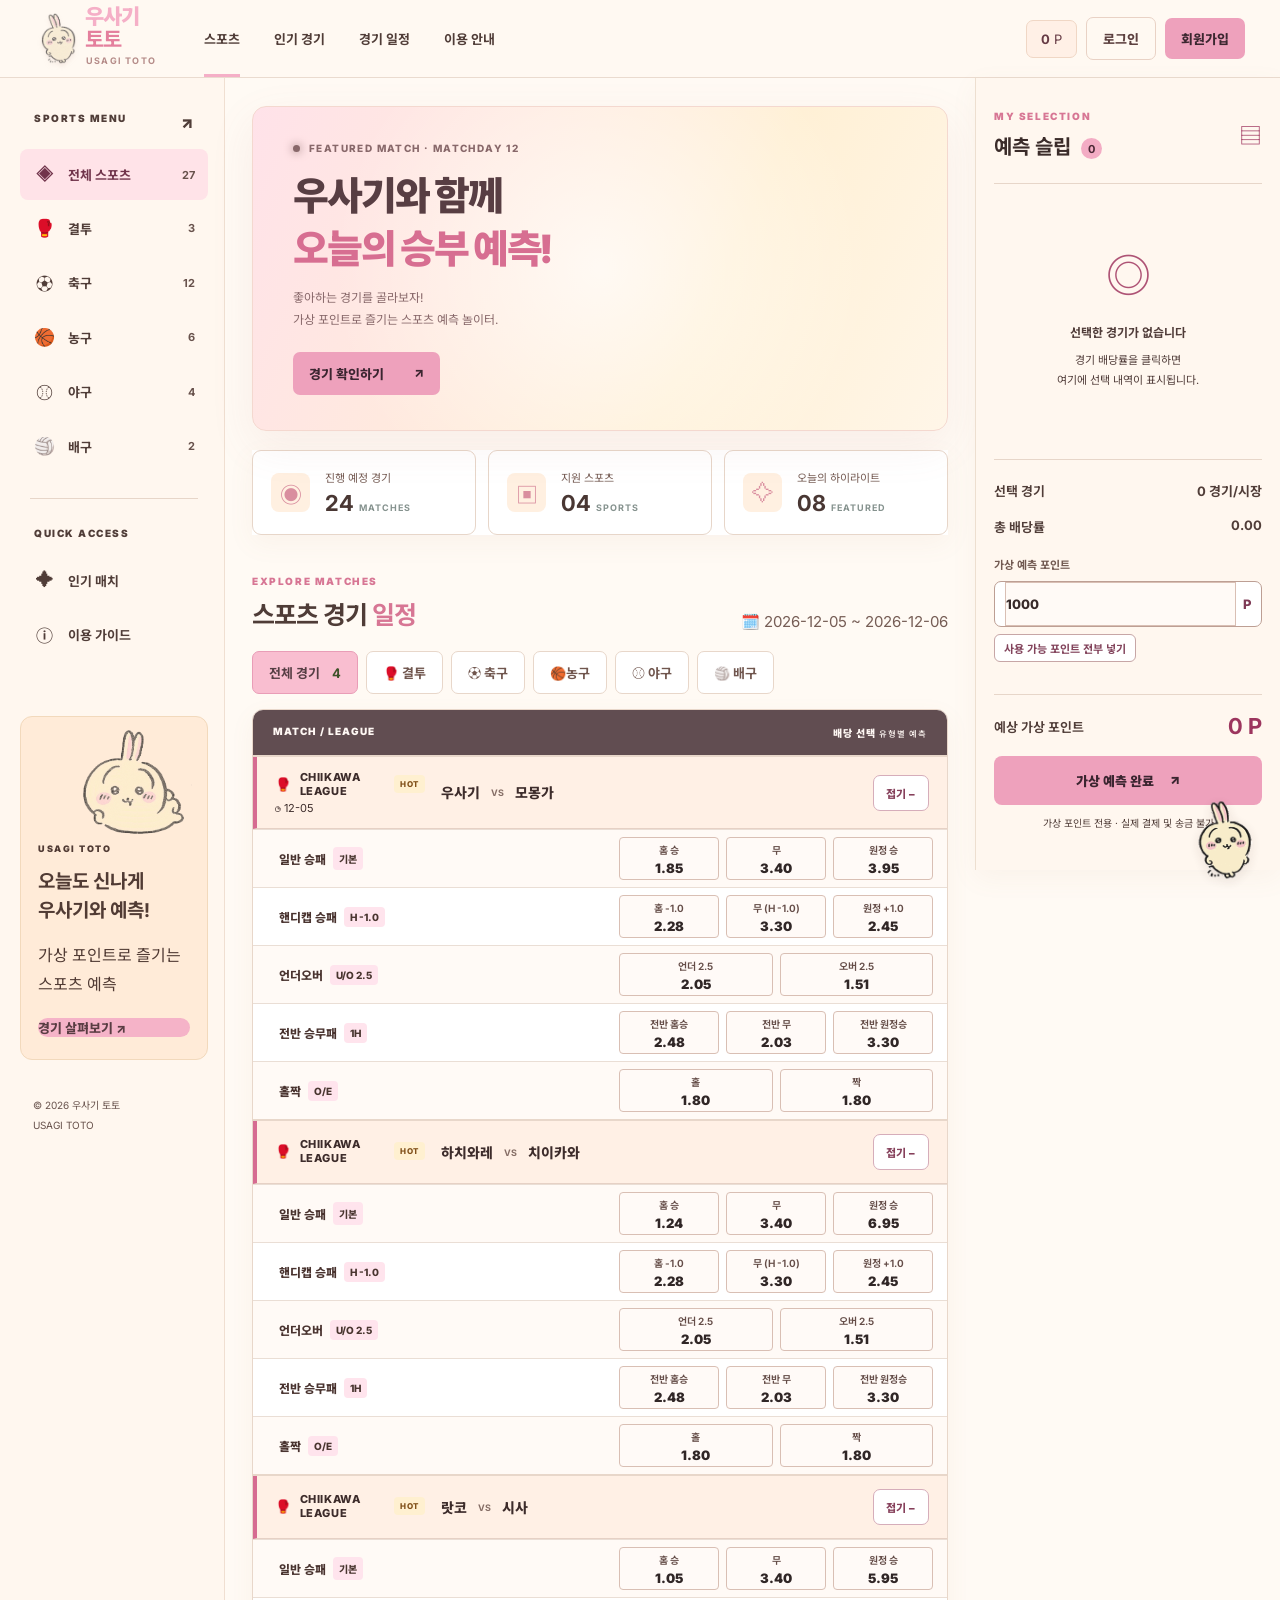
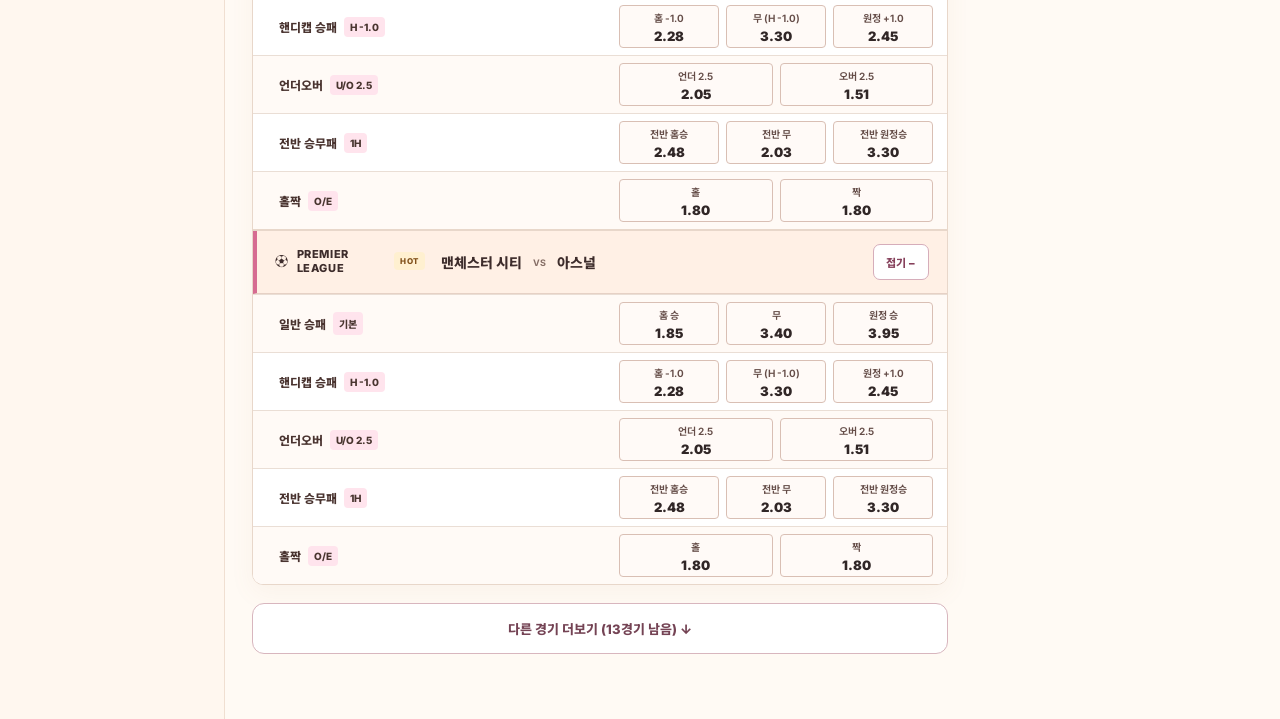
<file: index.html>
<!DOCTYPE html>
<html lang="ko">

<head>
  <meta charset="UTF-8" />
  <meta name="viewport" content="width=device-width, initial-scale=1.0" />
  <title>우사기 토토 | Sports Prediction</title>
  <link rel="preconnect" href="https://fonts.googleapis.com">
  <link rel="preconnect" href="https://fonts.gstatic.com" crossorigin>
  <link
    href="https://fonts.googleapis.com/css2?family=Inter:wght@400;500;600;700;800;900&family=Noto+Sans+KR:wght@400;500;600;700;800;900&display=swap"
    rel="stylesheet">
  <link rel="stylesheet" href="css/style.css" />
</head>

<body>
  <header class="header">
    <a href="index.html" class="logo"><img class="brand-mascot" src="assets/usagi_1.png" alt="우사기 캐릭터"> <span
        class="brand-name">우사기 <b>토토</b><small>USAGI TOTO</small></span></a>
    <nav class="nav">
      <a class="active" href="#matches">스포츠</a>
      <a href="#featured">인기 경기</a>
      <a href="#matches">경기 일정</a>
      <a href="#guide">이용 안내</a>
    </nav>
    <div class="header-actions">
      <span class="balance"><b id="balance-value">0</b> P</span>
      <a href="charge.html" class="account-action member-only" hidden>충전</a><a href="withdraw.html"
        class="account-action member-only" hidden>환급</a><a href="mypage.html" class="account-action member-only"
        hidden>마이페이지</a><a href="login.html" class="login guest-only">로그인</a><button id="logout-btn"
        class="account-action member-only" data-logout hidden>로그아웃</button>
      <a href="signup.html" class="signup guest-only">회원가입</a>
    </div>
  </header>
  <main class="layout">
    <aside class="sidebar">
      <div class="side-title">SPORTS MENU <span>↗</span></div>
      <a class="side-link selected" href="#matches"><span>◈</span> 전체 스포츠 <em>27</em></a>
      <a class="side-link" href="#matches"><span>🥊</span> 결투 <em>3</em></a>
      <a class="side-link" href="#matches"><span>⚽</span> 축구 <em>12</em></a>
      <a class="side-link" href="#matches"><span>🏀</span> 농구 <em>6</em></a>
      <a class="side-link" href="#matches"><span>⚾</span> 야구 <em>4</em></a>
      <a class="side-link" href="#matches"><span>🏐</span> 배구 <em>2</em></a>
      <div class="side-separator"></div>
      <div class="side-title">QUICK ACCESS</div>
      <a class="side-link" href="#featured"><span>✦</span> 인기 매치</a>
      <a class="side-link" href="#guide"><span>ⓘ</span> 이용 가이드</a>
      <div class="side-promo"><img class="side-usagi" src="assets/usagi_4.png" alt="우사기"><span>USAGI TOTO</span>
        <h3>오늘도 신나게<br>우사기와 예측!</h3>
        <p style="font-size: 16px;">가상 포인트로 즐기는 스포츠 예측</p><a href="#matches">경기 살펴보기 ↗</a>
      </div>
      <p class="side-foot">© 2026 우사기 토토<br>USAGI TOTO</p>
    </aside>
    <section class="content">
      <div class="hero" id="featured">
        <div class="hero-content">
          <div class="eyebrow"><span class="live-dot"></span> FEATURED MATCH · MATCHDAY 12</div>
          <h1>우사기와 함께<br><em>오늘의 승부 예측!</em></h1>
          <p>좋아하는 경기를 골라보자!<br>가상 포인트로 즐기는 스포츠 예측 놀이터.</p><a class="hero-cta" href="#matches">경기 확인하기 <span>↗</span></a>
        </div>
        <div class="hero-art">
          <video class="hero-usagi" autoplay loop src="assets/usagi_dance.mov">
        </div>
      </div>
      <div class="stats">
        <div><span class="stat-icon">◉</span>
          <div><small>진행 예정 경기</small><strong>24 <span>MATCHES</span></strong></div>
        </div>
        <div><span class="stat-icon">▣</span>
          <div><small>지원 스포츠</small><strong>04 <span>SPORTS</span></strong></div>
        </div>
        <div><span class="stat-icon">✧</span>
          <div><small>오늘의 하이라이트</small><strong>08 <span>FEATURED</span></strong></div>
        </div>
      </div>
      <div class="section-heading" id="matches">
        <div><span class="section-kicker">EXPLORE MATCHES</span>
          <h2>스포츠 경기 <span>일정</span></h2>
        </div>
        <div class="date-label" style="font-size: 15px;"></div>
      </div>
      <div class="filters">
        <button class="filter active" data-sport="all">전체 경기 <span id="visible-count">6</span></button>
        <button class="filter" data-sport="fight">🥊 결투</button>
        <button class="filter" data-sport="soccer">⚽ 축구</button>
        <button class="filter" data-sport="basketball">🏀농구</button>
        <button class="filter" data-sport="baseball">⚾ 야구</button>
        <button class="filter" data-sport="volleyball">🏐 배구</button>
      </div>
      <div class="match-list">
        <div class="list-head">
          <span>MATCH / LEAGUE</span><span>배당 선택 <small>유형별 예측</small></span>
        </div>
        <article class="match" data-sport="fight">
          <div class="match-info">
            <div class="league">
              <span class="flag">🥊</span> CHIIKAWA LEAGUE <span class="match-tag">HOT</span>
            </div>
            <div class="teams">
              <span>우사기</span><b>VS</b><span>모몽가</span>
            </div>
            <div class="match-time"></div>
          </div>
          <div class="odds">
            <button data-pick="우사기 승" data-odd="1.85"><small>홈 승</small><b>1.85</b>
            </button>
            <button data-pick="무승부" data-odd="3.40"><small>무</small><b>3.40</b></button>
            <button data-pick="모몽가 승" data-odd="3.95"><small>원정 승</small><b>3.95</b></button>
          </div>
        </article>

        <article class="match" data-sport="fight">
          <div class="match-info">
            <div class="league">
              <span class="flag">🥊</span> CHIIKAWA LEAGUE <span class="match-tag">HOT</span>
            </div>
            <div class="teams">
              <span>하치와레</span><b>VS</b><span>치이카와</span>
            </div>
            <div class="match-time"></div>
          </div>
          <div class="odds">
            <button data-pick="하치와레 승" data-odd="1.24"><small>홈 승</small><b>1.24</b>
            </button>
            <button data-pick="무승부" data-odd="3.40"><small>무</small><b>3.40</b></button>
            <button data-pick="치이카와 승" data-odd="6.95"><small>원정 승</small><b>6.95</b></button>
          </div>
        </article>

        <article class="match" data-sport="fight">
          <div class="match-info">
            <div class="league">
              <span class="flag">🥊</span> CHIIKAWA LEAGUE <span class="match-tag">HOT</span>
            </div>
            <div class="teams">
              <span>랏코</span><b>VS</b><span>시사</span>
            </div>
            <div class="match-time"></div>
          </div>
          <div class="odds">
            <button data-pick="랏코 승" data-odd="1.05"><small>홈 승</small><b>1.05</b>
            </button>
            <button data-pick="무승부" data-odd="3.40"><small>무</small><b>3.40</b></button>
            <button data-pick="시사 승" data-odd="5.95"><small>원정 승</small><b>5.95</b></button>
          </div>
        </article>

        <article class="match" data-sport="soccer">
          <div class="match-info">
            <div class="league">
              <span class="flag">⚽</span> PREMIER LEAGUE <span class="match-tag">HOT</span>
            </div>
            <div class="teams">
              <span>맨체스터 시티</span><b>VS</b><span>아스널</span>
            </div>
            <div class="match-time"></div>
          </div>
          <div class="odds">
            <button data-pick="맨체스터 시티 승" data-odd="1.85"><small>홈 승</small><b>1.85</b>
            </button>
            <button data-pick="무승부" data-odd="3.40"><small>무</small><b>3.40</b></button>
            <button data-pick="아스널 승" data-odd="3.95"><small>원정 승</small><b>3.95</b></button>
          </div>
        </article>

        <article class="match" data-sport="soccer">
          <div class="match-info">
            <div class="league">
              <span class="flag">⚽</span> LA LIGA
            </div>
            <div class="teams">
              <span>레알 마드리드</span><b>VS</b><span>바르셀로나</span>
            </div>
            <div class="match-time"></div>
          </div>
          <div class="odds">
            <button data-pick="레알 마드리드 승" data-odd="2.10"><small>홈 승</small><b>2.10</b></button>
            <button data-pick="무승부" data-odd="3.25"><small>무</small><b>3.25</b></button>
            <button data-pick="바르셀로나 승" data-odd="3.10"><small>원정 승</small><b>3.10</b></button>
          </div>
        </article>

        <article class="match" data-sport="basketball">
          <div class="match-info">
            <div class="league"><span class="flag">🏀</span> NBA <span class="match-tag purple">POPULAR</span></div>
            <div class="teams"><span>LA 레이커스</span><b>VS</b><span>골든스테이트</span></div>
            <div class="match-time"></div>
          </div>
          <div class="odds two"><button data-pick="LA 레이커스 승" data-odd="1.92"><small>홈
                승</small><b>1.92</b></button><button data-pick="골든스테이트 승" data-odd="1.88"><small>원정
                승</small><b>1.88</b></button></div>
        </article>

        <article class="match" data-sport="soccer">
          <div class="match-info">
            <div class="league"><span class="flag">⚽</span> BUNDESLIGA</div>
            <div class="teams"><span>바이에른 뮌헨</span><b>VS</b><span>도르트문트</span></div>
            <div class="match-time"></div>
          </div>
          <div class="odds"><button data-pick="바이에른 뮌헨 승" data-odd="1.65"><small>홈 승</small><b>1.65</b></button><button
              data-pick="무승부" data-odd="3.80"><small>무</small><b>3.80</b></button><button data-pick="도르트문트 승"
              data-odd="4.60"><small>원정 승</small><b>4.60</b></button></div>
        </article>

        <article class="match" data-sport="baseball">
          <div class="match-info">
            <div class="league"><span class="flag">⚾</span> BASEBALL · EXHIBITION</div>
            <div class="teams"><span>블루 타이거즈</span><b>VS</b><span>레드 이글스</span></div>
            <div class="match-time"></div>
          </div>
          <div class="odds two"><button data-pick="블루 타이거즈 승" data-odd="1.76"><small>홈
                승</small><b>1.76</b></button><button data-pick="레드 이글스 승" data-odd="2.05"><small>원정
                승</small><b>2.05</b></button></div>
        </article>

        <article class="match" data-sport="volleyball">
          <div class="match-info">
            <div class="league"><span class="flag">🏐</span> VOLLEYBALL · EXHIBITION</div>
            <div class="teams"><span>서울 스파이크</span><b>VS</b><span>부산 웨이브</span></div>
            <div class="match-time"></div>
          </div>
          <div class="odds two"><button data-pick="서울 스파이크 승" data-odd="1.72"><small>홈
                승</small><b>1.72</b></button><button data-pick="부산 웨이브 승" data-odd="2.12"><small>원정
                승</small><b>2.12</b></button></div>
        </article>

      </div>
      <button id="more-matches" class="more-matches">다른 경기 더보기 ↓</button>
    </section>
    <aside class="slip">
      <div class="slip-heading">
        <div><span class="section-kicker">MY SELECTION</span>
          <h3>예측 슬립 <span id="pick-count">0</span></h3>
        </div><span class="slip-icon">▤</span>
      </div>
      <div id="pick-list" class="pick-list">
        <div class="empty-slip"><img class="slip-decor" src="assets/usagi_5.png" alt="">
          <div class="empty-icon">◎</div><strong>선택한 경기가 없습니다</strong>
          <p>경기 배당률을 클릭하면<br>여기에 선택 내역이 표시됩니다.</p>
        </div>
      </div>
      <div class="slip-bottom">
        <div class="slip-row"><span>선택 경기</span><b id="selection-count">0 경기</b></div>
        <div class="slip-row"><span>총 배당률</span><b id="total-odds">0.00</b></div><label for="stake">가상 예측 포인트</label>
        <div class="stake-input"><input id="stake" type="text" inputmode="numeric" pattern="[0-9]*" min="0"
            max="1000000" value="1000" /><span>P</span></div><button id="stake-all" class="fill-all" type="button">사용 가능
          포인트 전부 넣기</button>
        <div class="slip-row expected"><span>예상 가상 포인트</span><strong id="expected">0 P</strong></div><button
          id="submit-pick" class="submit-pick">가상 예측 완료 <span>↗</span></button>
        <p class="slip-note">가상 포인트 전용 · 실제 결제 및 송금 불가</p>
      </div>
    </aside>
  </main>

  <script src="js/common.js"></script>
  <script src="js/matches.js"></script>
  <script src="js/time.js"></script>
  <div class="usagi-float-widget" aria-hidden="true"><img src="assets/usagi_wave.gif" alt=""></div>
</body>
</html>
</file>
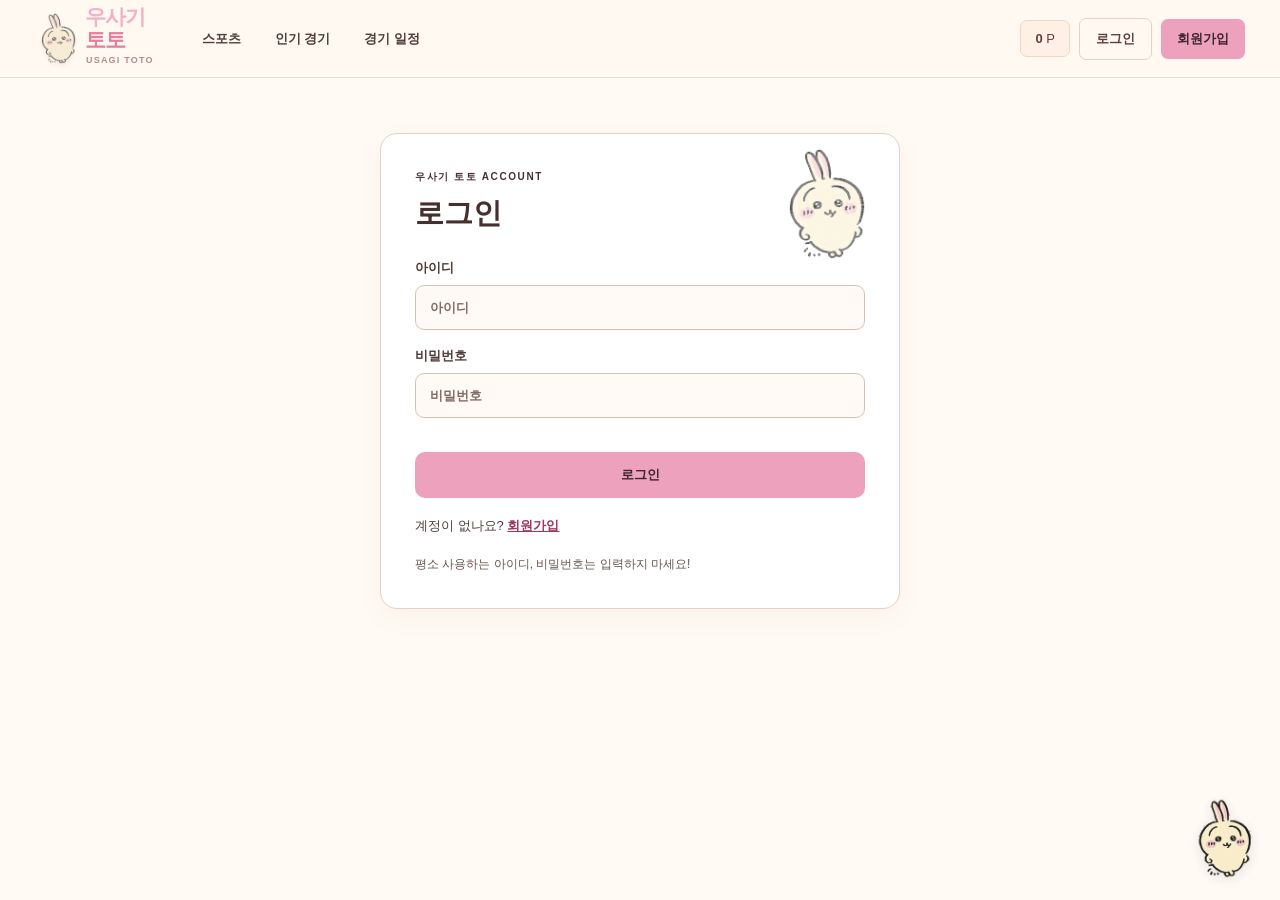
<file: charge.html>
<!DOCTYPE html>
<html lang="ko">

<head>
    <meta charset="UTF-8">
    <meta name="viewport" content="width=device-width,initial-scale=1">
    <title>가상 충전 | 우사기 토토</title>
    <link rel="stylesheet" href="css/style.css?v=5">
</head>

<body>
    <header class="header"><a href="index.html" class="logo"><img class="brand-mascot" src="assets/usagi_1.png"
                alt="우사기 캐릭터"> <span class="brand-name">우사기 <b>토토</b><small>USAGI TOTO</small></span></a>
        <nav class="nav"><a href="index.html#matches">스포츠</a><a href="index.html#featured">인기 경기</a><a
                href="index.html#matches">경기 일정</a></nav>
        <div class="header-actions"><span class="balance"><b id="balance-value">0</b> P</span><a
                class="account-action member-only" href="charge.html" hidden>충전</a><a class="account-action member-only"
                href="withdraw.html" hidden>환급</a><a class="account-action member-only" href="mypage.html"
                hidden>마이페이지</a><a class="login guest-only" href="login.html">로그인</a><a class="signup guest-only"
                href="signup.html">회원가입</a><button class="account-action member-only" data-logout hidden>로그아웃</button>
        </div>
    </header>
    <main class="subpage">
        <div class="page-panel"><img class="page-usagi" src="assets/usagi_3.png" alt="우사기"><span
                class="section-kicker">POINT WALLET</span>
            <h1>가상 포인트 충전</h1>
            <p class="demo-note">실제 결제 없이 브라우저에 가상 포인트만 추가됩니다.</p>
            <p class="wallet-balance">현재 잔액 <strong id="wallet-balance">0 P</strong></p>
            <form id="charge-form" class="page-form"><label>충전 포인트<input id="charge-amount" type="text"
                        inputmode="numeric" pattern="[0-9]*" min="1" max="1000000" step="1" value="10000"
                        required></label><button class="primary-action" type="submit">가상 충전하기</button></form>
            <p class="page-help"><a href="index.html">경기 목록으로 돌아가기</a></p>
        </div>
    </main>
    <script src="js/common.js"></script>
    <script src="js/charge.js"></script>
    <div class="usagi-float-widget" aria-hidden="true"><img src="assets/usagi_wave.gif" alt=""></div>
</body>

</html>
</file>
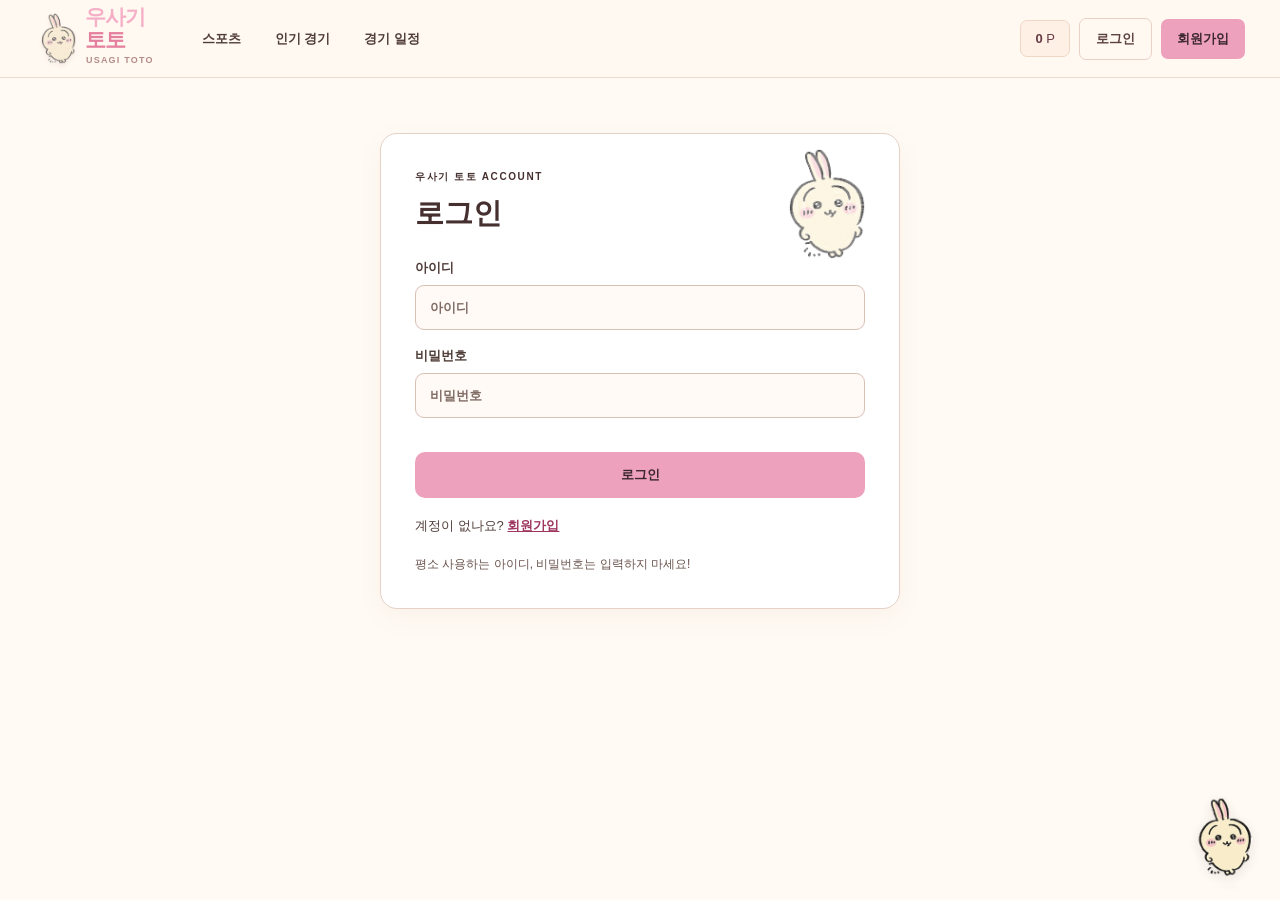
<file: login.html>
<!DOCTYPE html>
<html lang="ko">

<head>
    <meta charset="UTF-8">
    <meta name="viewport" content="width=device-width,initial-scale=1">
    <title>로그인 | 우사기 토토</title>
    <link rel="stylesheet" href="css/style.css?v=5">
</head>

<body>
    <header class="header"><a href="index.html" class="logo"><img class="brand-mascot" src="assets/usagi_1.png" alt="우사기 캐릭터">
        <span class="brand-name">우사기 <b>토토</b><small>USAGI TOTO</small></span></a>
        <nav class="nav"><a href="index.html#matches">스포츠</a><a href="index.html#featured">인기 경기</a><a
                href="index.html#matches">경기 일정</a></nav>
        <div class="header-actions"><span class="balance"><b id="balance-value">0</b> P</span><a
                class="account-action member-only" href="charge.html" hidden>충전</a><a class="account-action member-only"
                href="withdraw.html" hidden>환급</a><a class="account-action member-only" href="mypage.html"
                hidden>마이페이지</a><a class="login guest-only" href="login.html">로그인</a><a class="signup guest-only"
                href="signup.html">회원가입</a><button class="account-action member-only" data-logout hidden>로그아웃</button>
        </div>
    </header>
    <main class="subpage">
        <div class="page-panel"><img class="page-usagi" src="assets/usagi_1.png" alt="우사기"><span
                class="section-kicker">우사기 토토 ACCOUNT</span>
            <h1>로그인</h1>
            <form id="login-form" class="page-form">
                <label>아이디<input id="auth-id" required minlength="3" maxlength="24" autocomplete="username" placeholder="아이디"></label>
                <label>비밀번호<input id="auth-password" type="password" required minlength="4" autocomplete="current-password" placeholder="비밀번호"></label>
                <p id="auth-error" class="form-error" role="alert"></p>
                <button class="primary-action" type="submit">로그인</button>
            </form>
            <p class="page-help">계정이 없나요? <a href="signup.html">회원가입</a></p>
            <p class="demo-note">평소 사용하는 아이디, 비밀번호는 입력하지 마세요!</p>
        </div>
    </main>
    <script src="js/common.js"></script>
    <script src="js/login.js"></script>
    <div class="usagi-float-widget" aria-hidden="true"><img src="assets/usagi_wave.gif" alt=""></div>
</body>

</html>
</file>
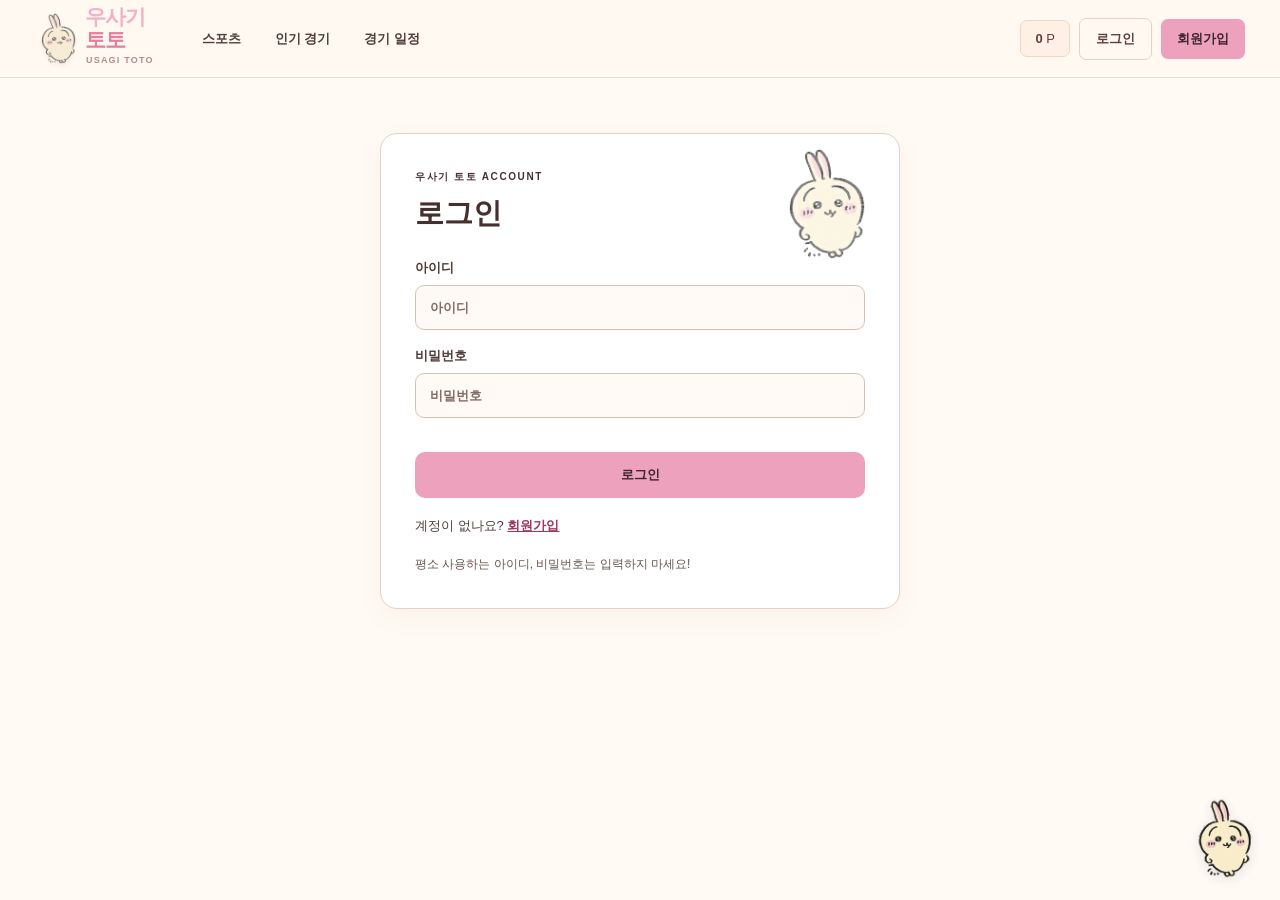
<file: mypage.html>
<!DOCTYPE html>
<html lang="ko">

<head>
    <meta charset="UTF-8">
    <meta name="viewport" content="width=device-width,initial-scale=1">
    <title>마이페이지 | 우사기 토토</title>
    <link rel="stylesheet" href="css/style.css?v=5">
</head>

<body>
    <header class="header"><a href="index.html" class="logo"><img class="brand-mascot" src="assets/usagi_1.png"
                alt="우사기 캐릭터"> <span class="brand-name">우사기 <b>토토</b><small>USAGI TOTO</small></span></a>
        <nav class="nav"><a href="index.html#matches">스포츠</a><a href="index.html#featured">인기 경기</a><a
                href="index.html#matches">경기 일정</a></nav>
        <div class="header-actions"><span class="balance"><b id="balance-value">0</b> P</span><a
                class="account-action member-only" href="charge.html" hidden>충전</a><a class="account-action member-only"
                href="withdraw.html" hidden>환급</a><a class="account-action member-only" href="mypage.html"
                hidden>마이페이지</a><a class="login guest-only" href="login.html">로그인</a><a class="signup guest-only"
                href="signup.html">회원가입</a><button class="account-action member-only" data-logout hidden>로그아웃</button>
        </div>
    </header>
    <main class="subpage">
        <div class="page-panel"><img class="page-usagi" src="assets/usagi_4.png" alt="우사기"><span
                class="section-kicker">MY ACCOUNT</span>
            <h1>마이페이지 <small id="mypage-name"></small></h1>
            <div class="account-stats">
                <div><small>총 구매 포인트</small><strong id="total-staked">0 P</strong></div>
                <div><small>총 적중 환급 포인트</small><strong id="total-returned">0 P</strong></div>
                <div><small>환급률</small><strong id="return-rate">0.0%</strong></div>
            </div>
            <div class="wallet-shortcuts"><a class="primary-action" href="charge.html">가상 충전</a><a
                    class="account-action" href="withdraw.html">가상 환급 신청</a></div>
            <h2>구매 / 적중 내역</h2>
            <div id="history-list" class="history-list"></div>
            <p class="demo-note">경기 결과는 자동 연동되지 않으며 적중 여부는 직접 선택합니다.</p>
            <p class="page-help"><a href="index.html">경기 목록으로 돌아가기</a></p>
        </div>
    </main>
    <script src="js/common.js"></script>
    <script src="js/mypage.js"></script>
    <div class="usagi-float-widget" aria-hidden="true"><img src="assets/usagi_wave.gif" alt=""></div>
</body>

</html>
</file>
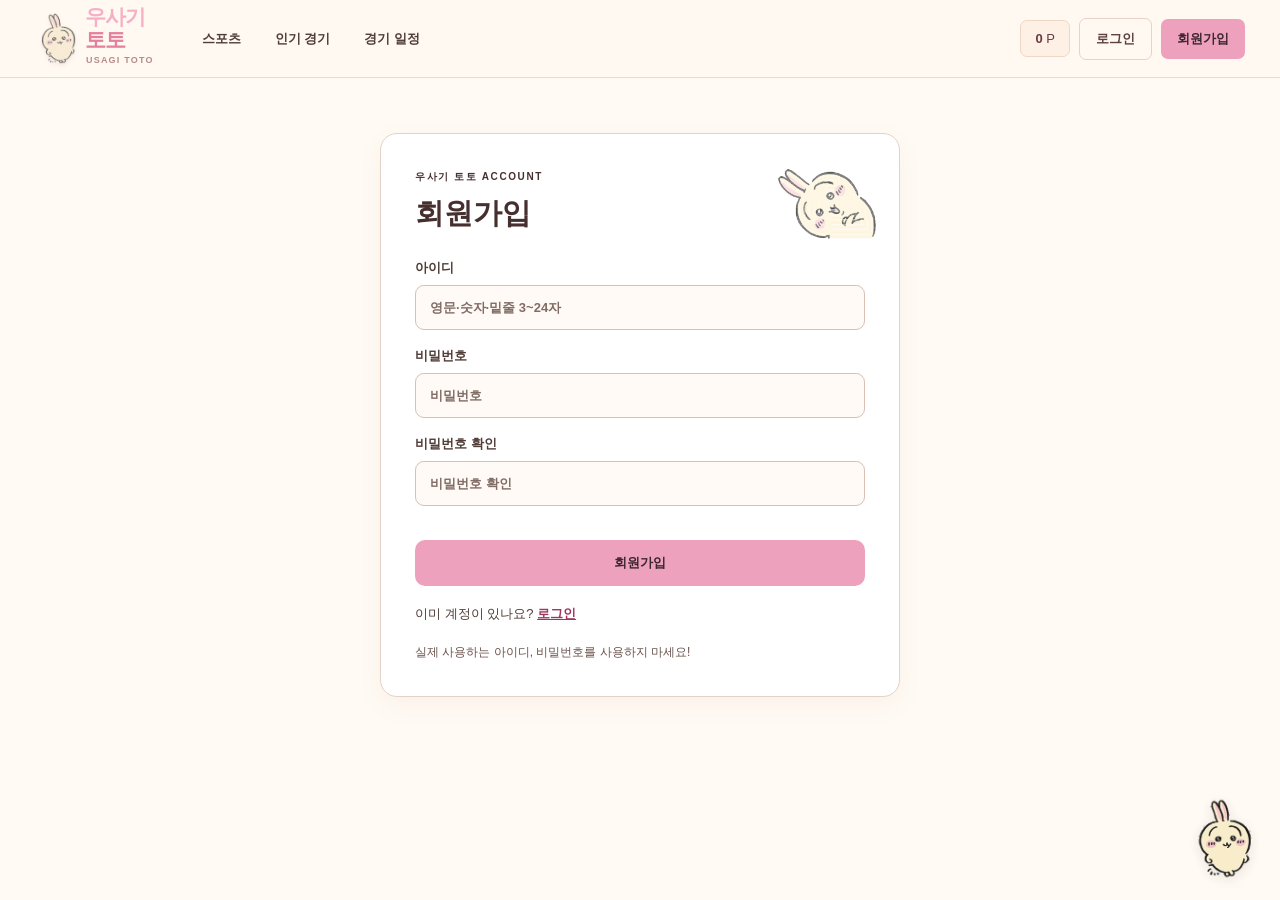
<file: signup.html>
<!DOCTYPE html>
<html lang="ko">

<head>
    <meta charset="UTF-8">
    <meta name="viewport" content="width=device-width,initial-scale=1">
    <title>회원가입 | 우사기 토토</title>
    <link rel="stylesheet" href="css/style.css?v=5">
</head>

<body>
    <header class="header"><a href="index.html" class="logo"><img class="brand-mascot" src="assets/usagi_1.png"
                alt="우사기 캐릭터"> <span class="brand-name">우사기 <b>토토</b><small>USAGI TOTO</small></span></a>
        <nav class="nav"><a href="index.html#matches">스포츠</a><a href="index.html#featured">인기 경기</a><a
                href="index.html#matches">경기 일정</a></nav>
        <div class="header-actions"><span class="balance"><b id="balance-value">0</b> P</span><a
                class="account-action member-only" href="charge.html" hidden>충전</a><a class="account-action member-only"
                href="withdraw.html" hidden>환급</a><a class="account-action member-only" href="mypage.html"
                hidden>마이페이지</a><a class="login guest-only" href="login.html">로그인</a><a class="signup guest-only"
                href="signup.html">회원가입</a><button class="account-action member-only" data-logout hidden>로그아웃</button>
        </div>
    </header>
    <main class="subpage">
        <div class="page-panel"><img class="page-usagi" src="assets/usagi_3.png" alt="우사기"><span
                class="section-kicker">우사기 토토 ACCOUNT</span>
            <h1>회원가입</h1>
            <form id="signup-form" class="page-form">
                <label>아이디<input id="auth-id" required minlength="3" maxlength="24"autocomplete="username" placeholder="영문·숫자·밑줄 3~24자"></label>
                <label>비밀번호<input id="auth-password" type="password" required minlength="4" placeholder="비밀번호"></label>
                <label>비밀번호 확인<input id="auth-confirm" type="password" required minlength="4" placeholder="비밀번호 확인"></label>
                <p id="auth-error" class="form-error" role="alert"></p>
                <button class="primary-action" type="submit">회원가입</button>
            </form>
            <p class="page-help">이미 계정이 있나요? <a href="login.html">로그인</a></p>
            <p class="demo-note">실제 사용하는 아이디, 비밀번호를 사용하지 마세요!</p>
        </div>
    </main>
    <script src="js/common.js"></script>
    <script src="js/signup.js"></script>
    <div class="usagi-float-widget" aria-hidden="true"><img src="assets/usagi_wave.gif" alt=""></div>
</body>

</html>
</file>
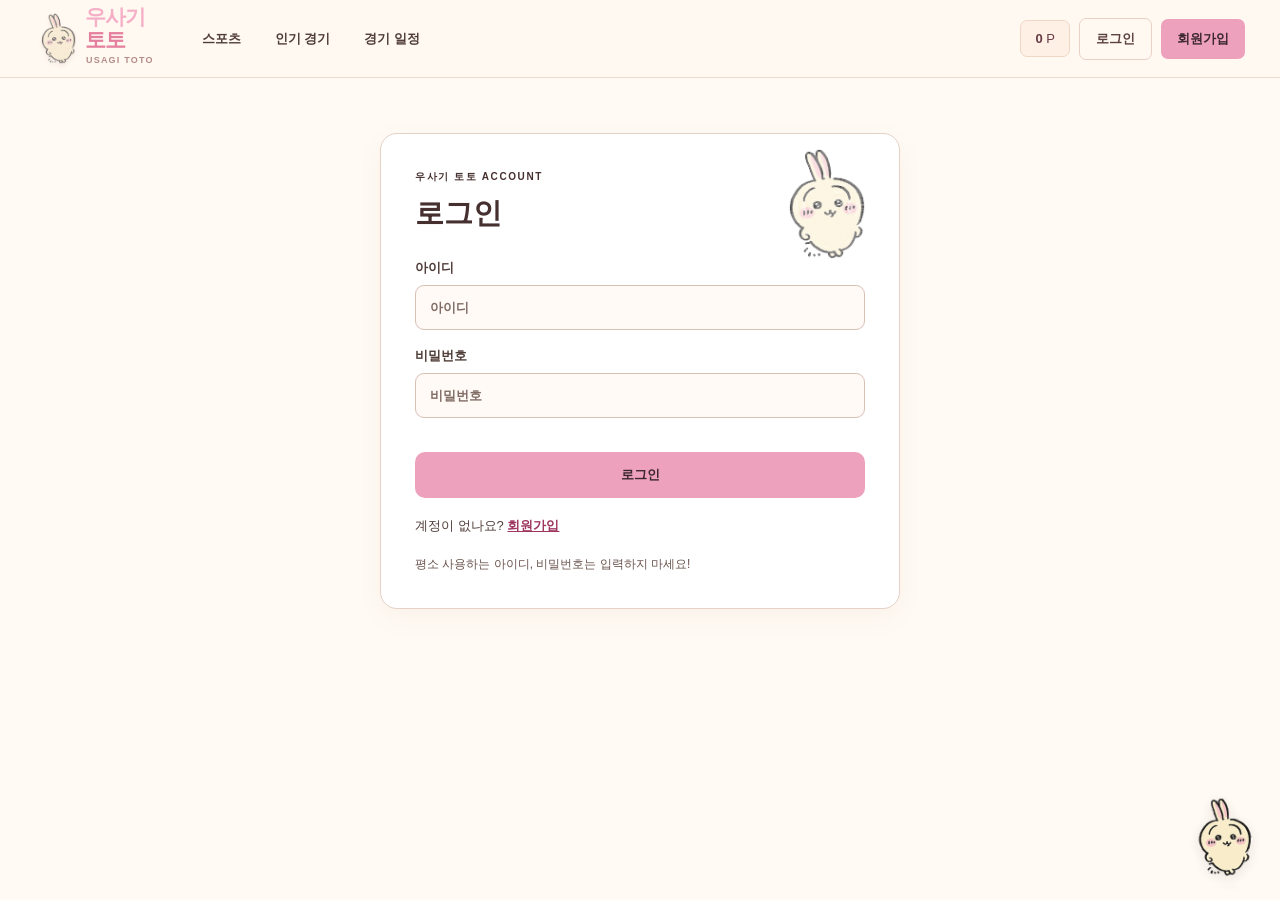
<file: withdraw.html>
<!DOCTYPE html>
<html lang="ko">

<head>
    <meta charset="UTF-8">
    <meta name="viewport" content="width=device-width,initial-scale=1">
    <title>가상 환급 | 우사기 토토</title>
    <link rel="stylesheet" href="css/style.css?v=5">
</head>

<body>
    <header class="header"><a href="index.html" class="logo"><img class="brand-mascot" src="assets/usagi_1.png"
                alt="우사기 캐릭터"> <span class="brand-name">우사기 <b>토토</b><small>USAGI TOTO</small></span></a>
        <nav class="nav"><a href="index.html#matches">스포츠</a><a href="index.html#featured">인기 경기</a><a
                href="index.html#matches">경기 일정</a></nav>
        <div class="header-actions"><span class="balance"><b id="balance-value">0</b> P</span><a
                class="account-action member-only" href="charge.html" hidden>충전</a><a class="account-action member-only"
                href="withdraw.html" hidden>환급</a><a class="account-action member-only" href="mypage.html"
                hidden>마이페이지</a><a class="login guest-only" href="login.html">로그인</a><a class="signup guest-only"
                href="signup.html">회원가입</a><button class="account-action member-only" data-logout hidden>로그아웃</button>
        </div>
    </header>
    <main class="subpage">
        <div class="page-panel"><img class="page-usagi" src="assets/usagi_5.png" alt="우사기"><span
                class="section-kicker">POINT WITHDRAWAL</span>
            <h1>가상 포인트 환급</h1>
            <p class="demo-note">실제 송금은 없으며 입력한 포인트만 잔액에서 차감됩니다.</p>
            <p class="wallet-balance">현재 잔액 <strong id="wallet-balance">0 P</strong></p>
            <form id="withdraw-form" class="page-form"><label>환급 포인트<input id="withdraw-amount" type="text"
                        inputmode="numeric" pattern="[0-9]*" min="1" max="1000000" step="1" value=""
                        required></label><button id="withdraw-all" class="fill-all" type="button">잔액 전부
                    넣기</button><button class="primary-action" type="submit">가상 환급하기</button></form>
            <p class="page-help"><a href="index.html">경기 목록으로 돌아가기</a></p>
        </div>
    </main>
    <script src="js/common.js"></script>
    <script src="js/withdraw.js"></script>
    <div class="usagi-float-widget" aria-hidden="true"><img src="assets/usagi_wave.gif" alt=""></div>
</body>

</html>
</file>
<file: css/style.css>
:root {
    --bg: #0a0e13;
    --panel: #111820;
    --panel2: #171f29;
    --line: #27313a;
    --muted: #83909f;
    --white: #f3f7f8;
    --green: #b7f34b;
    --green-dark: #293a1c
}

* {
    box-sizing: border-box
}

html {
    scroll-behavior: smooth
}

body {
    margin: 0;
    background: var(--bg);
    color: var(--white);
    font-family: Inter, 'Noto Sans KR', sans-serif;
    font-size: 13px
}

button,
input {
    font: inherit
}

button {
    cursor: pointer
}

a {
    text-decoration: none;
    color: inherit
}

.live-dot {
    display: inline-block;
    width: 7px;
    height: 7px;
    border-radius: 50%;
    background: currentColor;
    box-shadow: 0 0 10px currentColor
}

.header {
    height: 78px;
    border-bottom: 1px solid var(--line);
    display: flex;
    align-items: center;
    gap: 48px;
    padding: 0 35px;
    background: #0d1218
}

.logo {
    display: flex;
    align-items: center;
    gap: 7px;
    font-size: 23px;
    font-weight: 900;
    letter-spacing: -1.2px;
    white-space: nowrap
}

.logo>span:not(.logo-icon) {
    color: var(--green);
    margin-left: -7px
}

.logo small {
    align-self: flex-end;
    font-size: 8px;
    letter-spacing: 2px;
    color: var(--muted);
    margin-bottom: 6px;
    margin-left: 1px
}

.logo-icon {
    width: 32px;
    height: 32px;
    background: var(--green);
    color: #101610;
    border-radius: 7px;
    display: grid;
    place-items: center;
    font-size: 21px;
    position: relative
}

.logo-icon span {
    position: absolute;
    font-size: 12px;
    right: 1px;
    top: 0
}

.nav {
    display: flex;
    align-items: center;
    gap: 34px;
    height: 100%;
    color: #9aa6b2;
    font-weight: 700
}

.nav a {
    display: flex;
    align-items: center;
    height: 100%;
    position: relative
}

.nav a.active,
.nav a:hover {
    color: var(--white)
}

.nav a.active:after {
    content: "";
    position: absolute;
    bottom: 0;
    left: 0;
    right: 0;
    height: 3px;
    background: var(--green)
}

.header-actions {
    display: flex;
    align-items: center;
    gap: 12px;
    margin-left: auto
}

.balance {
    padding: 10px 14px;
    background: #1b2429;
    border: 1px solid #34412d;
    border-radius: 7px;
    color: var(--green);
    white-space: nowrap
}

.login,
.signup {
    border-radius: 7px;
    padding: 11px 16px;
    font-weight: 800
}

.login {
    color: #e4e9ed;
    border: 1px solid var(--line);
    background: transparent
}

.signup {
    background: var(--green);
    color: #101610;
    border: 0
}

.signup span {
    margin-left: 7px
}

.layout {
    display: grid;
    grid-template-columns: 225px minmax(0, 1fr) 305px;
    max-width: 1800px;
    margin: auto;
    min-height: calc(100vh - 108px)
}

.sidebar {
    border-right: 1px solid var(--line);
    padding: 34px 16px 24px 20px
}

.side-title {
    display: flex;
    justify-content: space-between;
    color: #647483;
    font-size: 10px;
    font-weight: 900;
    letter-spacing: 1.5px;
    margin: 0 14px 17px
}

.side-title span {
    font-size: 16px
}

.side-link {
    display: flex;
    align-items: center;
    gap: 13px;
    color: #a4b0bc;
    padding: 14px 13px;
    border-radius: 8px;
    font-weight: 700;
    margin-bottom: 4px
}

.side-link>span {
    font-size: 17px;
    width: 22px;
    text-align: center
}

.side-link em {
    font-size: 11px;
    font-style: normal;
    margin-left: auto;
    color: #788690
}

.side-link.selected,
.side-link:hover {
    background: #243320;
    color: var(--green)
}

.side-separator {
    height: 1px;
    background: var(--line);
    margin: 28px 10px
}

.side-promo {
    margin-top: 55px;
    padding: 22px 17px;
    background: linear-gradient(140deg, #283e1e, #15251d 60%, #141d20);
    border: 1px solid #38542c;
    border-radius: 12px;
    overflow: hidden
}

.side-promo>span {
    font-size: 9px;
    color: var(--green);
    font-weight: 900;
    letter-spacing: 1.5px
}

.side-promo h3 {
    font-size: 19px;
    line-height: 1.5;
    margin: 13px 0
}

.side-promo p {
    font-size: 11px;
    line-height: 1.8;
    color: #a2b2a0
}

.side-promo a {
    display: block;
    margin-top: 19px;
    color: var(--green);
    font-weight: 800
}

.side-foot {
    color: #53616b;
    font-size: 10px;
    line-height: 2;
    margin: 35px 13px
}

.content {
    padding: 28px 27px 55px;
    min-width: 0
}

.hero {
    min-height: 292px;
    border-radius: 14px;
    overflow: hidden;
    position: relative;
    background: radial-gradient(circle at 78% 42%, #365b27 0%, #1b3422 30%, #14221e 56%, #10191e 90%);
    border: 1px solid #304434
}

.hero:before {
    content: "";
    position: absolute;
    inset: 0;
    background: repeating-linear-gradient(120deg, transparent 0, transparent 55px, #ffffff05 56px, #ffffff05 57px);
    pointer-events: none
}

.hero-content {
    position: relative;
    z-index: 2;
    padding: 35px 40px
}

.eyebrow {
    font-size: 10px;
    letter-spacing: 1.4px;
    color: var(--green);
    font-weight: 800;
    display: flex;
    align-items: center;
    gap: 9px
}

.hero h1 {
    font-size: 39px;
    line-height: 1.35;
    letter-spacing: -2px;
    margin: 16px 0 12px;
    font-weight: 900
}

.hero h1 em {
    font-style: normal;
    color: var(--green)
}

.hero p {
    color: #aab9b1;
    font-size: 12px;
    line-height: 1.8
}

.hero-cta {
    display: inline-flex;
    gap: 30px;
    background: var(--green);
    color: #172014;
    border-radius: 7px;
    padding: 12px 16px;
    font-weight: 900;
    margin-top: 10px
}

.hero-art {
    position: absolute;
    right: 6%;
    top: 0;
    height: 100%;
    width: 42%;
    display: grid;
    place-items: center
}

.orbit {
    position: absolute;
    border: 1px solid #b7f34b40;
    border-radius: 50%;
    aspect-ratio: 1
}

.orbit-one {
    width: 250px
}

.orbit-two {
    width: 340px;
    border-style: dashed;
    transform: rotate(18deg)
}

.hero-ball {
    font-size: 135px;
    filter: drop-shadow(15px 20px 18px #0008);
    transform: rotate(-18deg)
}

.hero-stat {
    position: absolute;
    bottom: 36px;
    right: 0;
    font-size: 33px;
    font-weight: 900;
    color: #d9ff9d
}

.hero-stat span {
    font-size: 10px;
    display: block;
    letter-spacing: 4px;
    text-align: right
}

.hero-index {
    position: absolute;
    right: 23px;
    bottom: 17px;
    font-size: 11px;
    font-weight: 900
}

.hero-index span {
    color: #708578
}

.stats {
    display: grid;
    grid-template-columns: repeat(3, 1fr);
    gap: 12px;
    margin: 19px 0 37px
}

.stats>div {
    border: 1px solid var(--line);
    background: var(--panel);
    border-radius: 9px;
    display: flex;
    align-items: center;
    gap: 15px;
    padding: 18px
}

.stat-icon {
    color: var(--green);
    font-size: 22px;
    background: #24321f;
    width: 39px;
    height: 39px;
    display: grid;
    place-items: center;
    border-radius: 8px
}

.stats small {
    display: block;
    color: #8c9aa7;
    font-size: 11px;
    margin-bottom: 5px
}

.stats strong {
    font-size: 22px
}

.stats strong span {
    font-size: 9px;
    letter-spacing: 1px;
    color: #85928e
}

.section-heading {
    display: flex;
    justify-content: space-between;
    align-items: end;
    margin-bottom: 20px
}

.section-kicker {
    font-size: 10px;
    letter-spacing: 1.6px;
    color: var(--green);
    font-weight: 900
}

.section-heading h2 {
    font-size: 25px;
    letter-spacing: -1px;
    margin: 7px 0 0
}

.section-heading h2 span {
    color: var(--green)
}

.date-label {
    font-size: 11px;
    color: #9eacb7
}

.filters {
    display: flex;
    gap: 8px;
    flex-wrap: wrap;
    margin-bottom: 15px
}

.filter {
    border: 1px solid var(--line);
    border-radius: 7px;
    padding: 11px 16px;
    background: var(--panel);
    color: #a6b1bc;
    font-weight: 700
}

.filter span {
    margin-left: 9px;
    color: #71808b
}

.filter.active,
.filter:hover {
    background: var(--green);
    color: #172014;
    border-color: var(--green)
}

.filter.active span {
    color: #3e5229
}

.match-list {
    background: var(--panel);
    border: 1px solid var(--line);
    border-radius: 11px;
    overflow: hidden
}

.list-head {
    padding: 15px 20px;
    background: #1a222b;
    display: flex;
    justify-content: space-between;
    color: #8a98a5;
    font-size: 10px;
    font-weight: 900;
    letter-spacing: 1px
}

.list-head small {
    font-weight: 500
}

.match {
    display: grid;
    grid-template-columns: minmax(0, 1fr) minmax(230px, 41%);
    gap: 15px;
    align-items: center;
    padding: 20px;
    border-top: 1px solid var(--line)
}

.match[hidden] {
    display: none
}

.league {
    display: flex;
    gap: 8px;
    align-items: center;
    color: #a1aeb8;
    font-size: 10px;
    font-weight: 800;
    letter-spacing: .6px
}

.flag {
    font-size: 13px
}

.match-tag {
    background: #3c2e1d;
    color: #ffbb59;
    border-radius: 4px;
    padding: 4px 6px;
    font-size: 8px
}

.match-tag.purple {
    background: #342b46;
    color: #c7a4ff
}

.teams {
    display: flex;
    align-items: center;
    gap: 11px;
    margin: 12px 0 9px;
    font-size: 14px;
    font-weight: 800;
    flex-wrap: wrap
}

.teams b {
    font-size: 9px;
    color: #6c7d8a
}

.match-time {
    font-size: 10px;
    color: #7e8c99
}

.odds {
    display: grid;
    grid-template-columns: repeat(3, minmax(0, 1fr));
    gap: 7px
}

.odds.two {
    grid-template-columns: repeat(2, minmax(0, 1fr))
}

.odds button {
    background: #202a34;
    border: 1px solid #33404b;
    color: #f0f4f5;
    border-radius: 7px;
    min-height: 61px;
    display: flex;
    flex-direction: column;
    justify-content: center;
    gap: 5px;
    align-items: center;
    transition: .18s
}

.odds button small {
    font-size: 10px;
    color: #9ba9b5
}

.odds button b {
    font-size: 16px
}

.odds button:hover,
.odds button.chosen {
    background: var(--green);
    color: #18220e;
    border-color: var(--green)
}

.odds button:hover small,
.odds button.chosen small {
    color: #465c2c
}

.disclaimer {
    color: #768592;
    font-size: 11px;
    line-height: 1.8;
    margin-top: 18px
}

.slip {
    border-left: 1px solid var(--line);
    background: #0e141b;
    padding: 29px 18px;
    display: flex;
    flex-direction: column;
    align-self: start;
    min-height: calc(100vh - 108px);
    position: sticky;
    top: 0
}

.slip-heading {
    display: flex;
    justify-content: space-between;
    align-items: center;
    padding-bottom: 23px;
    border-bottom: 1px solid var(--line)
}

.slip-heading h3 {
    font-size: 20px;
    margin: 8px 0 0
}

.slip-heading h3 span {
    display: inline-grid;
    place-items: center;
    background: var(--green);
    color: #101610;
    font-size: 11px;
    width: 21px;
    height: 21px;
    border-radius: 50%;
    vertical-align: middle;
    margin-left: 5px
}

.slip-icon {
    font-size: 23px;
    color: var(--green)
}

.pick-list {
    min-height: 250px;
    max-height: 420px;
    overflow: auto
}

.empty-slip {
    text-align: center;
    padding: 56px 0 30px
}

.empty-icon {
    font-size: 45px;
    color: #40514a;
    margin-bottom: 18px
}

.empty-slip strong {
    font-size: 12px
}

.empty-slip p {
    font-size: 11px;
    line-height: 1.8;
    color: #788895
}

.pick-item {
    margin: 12px 0;
    padding: 13px;
    background: #1b252e;
    border: 1px solid var(--line);
    border-radius: 8px
}

.pick-item-top {
    display: flex;
    justify-content: space-between;
    gap: 10px;
    font-size: 11px;
    color: #a5b3bc
}

.pick-item-top button {
    border: 0;
    background: transparent;
    color: #9faab2;
    font-size: 17px
}

.pick-item-bottom {
    display: flex;
    justify-content: space-between;
    align-items: center;
    margin-top: 9px;
    font-weight: 800
}

.pick-item-bottom b {
    color: var(--green)
}

.slip-bottom {
    margin-top: auto;
    border-top: 1px solid var(--line);
    padding-top: 21px
}

.slip-row {
    display: flex;
    justify-content: space-between;
    margin-bottom: 17px;
    color: #98a5b1
}

.slip-row b {
    color: #f0f4f5
}

.slip-bottom label {
    display: block;
    color: #a9b6bf;
    font-weight: 700;
    font-size: 11px;
    margin: 20px 0 9px
}

.stake-input {
    display: flex;
    align-items: center;
    border: 1px solid #35434d;
    border-radius: 7px;
    background: #1b252e;
    padding: 0 12px
}

.stake-input input {
    width: 100%;
    background: transparent;
    border: 0;
    outline: 0;
    color: white;
    padding: 13px 0;
    font-weight: 800
}

.stake-input span {
    color: var(--green);
    font-weight: 800
}

.expected {
    border-top: 1px solid var(--line);
    padding-top: 18px;
    margin-top: 19px;
    align-items: center
}

.expected strong {
    color: var(--green);
    font-size: 22px
}

.submit-pick {
    width: 100%;
    background: var(--green);
    color: #14200d;
    border: 0;
    border-radius: 8px;
    padding: 15px;
    font-weight: 900;
    display: flex;
    justify-content: center;
    gap: 16px
}

.slip-note {
    color: #72828e;
    text-align: center;
    font-size: 10px;
    line-height: 1.6
}

@media(max-width:1200px) {
    .layout {
        grid-template-columns: 185px minmax(0, 1fr) 265px
    }

    .header {
        gap: 20px;
        padding: 0 20px
    }

    .nav {
        gap: 16px
    }

    .content {
        padding: 22px 18px
    }

    .sidebar {
        padding-left: 12px
    }

    .match {
        grid-template-columns: 1fr
    }

    .odds {
        max-width: 100%
    }

    .hero-ball {
        font-size: 100px
    }
}

@media(max-width:950px) {
    .layout {
        grid-template-columns: minmax(0, 1fr) 270px
    }

    .sidebar {
        display: none
    }

    .nav {
        gap: 12px
    }

    .header-actions .balance {
        display: none
    }

    .hero h1 {
        font-size: 33px
    }
}

@media(max-width:700px) {

    .header {
        height: auto;
        min-height: 68px;
        flex-wrap: wrap;
        padding: 14px;
        gap: 15px
    }

    .logo {
        font-size: 20px
    }

    .nav {
        order: 3;
        width: 100%;
        overflow: auto;
        gap: 22px;
        height: 35px
    }

    .nav a {
        white-space: nowrap;
        font-size: 12px
    }

    .header-actions {
        gap: 7px
    }

    .login,
    .signup {
        padding: 8px 9px;
        font-size: 11px
    }

    .layout {
        display: block
    }

    .content {
        padding: 17px 13px
    }

    .hero {
        min-height: 250px
    }

    .hero-content {
        padding: 27px 22px
    }

    .hero h1 {
        font-size: 29px
    }

    .hero-art {
        right: -10%;
        opacity: .45
    }

    .hero-ball {
        font-size: 90px
    }

    .hero-stat {
        display: none
    }

    .stats {
        gap: 7px;
        margin-bottom: 28px
    }

    .stats>div {
        padding: 12px 8px;
        gap: 7px
    }

    .stat-icon {
        display: none
    }

    .stats strong {
        font-size: 17px
    }

    .stats strong span {
        display: none
    }

    .stats small {
        font-size: 9px
    }

    .section-heading h2 {
        font-size: 22px
    }

    .date-label {
        font-size: 9px
    }

    .match {
        padding: 16px 12px
    }

    .slip {
        position: static;
        min-height: 0;
        border-left: 0;
        border-top: 1px solid var(--line);
        padding: 24px 16px
    }

    .pick-list {
        min-height: 120px
    }

    .empty-slip {
        padding: 28px 0
    }

    .side-foot {
        display: none
    }
}

/* Account, expanded markets, and demo history */
[hidden] {
    display: none !important
}

.header-actions {
    gap: 9px
}

.account-action {
    background: transparent;
    border: 1px solid var(--line);
    border-radius: 9px;
    padding: 10px 12px;
    color: inherit;
    cursor: pointer;
    font-weight: 700
}

.more-matches {
    display: block;
    width: 100%;
    margin: 18px 0 10px;
    padding: 15px;
    border: 1px solid var(--line);
    background: var(--surface, #151c29);
    color: inherit;
    border-radius: 12px;
    cursor: pointer;
    font-weight: 800
}

.market-label {
    font-size: 12px;
    font-weight: 800;
    color: var(--muted, #a1a9b6);
    margin-top: 5px
}

.modal {
    width: min(440px, calc(100% - 28px));
    max-height: 85vh;
    overflow: auto;
    background: #151d2c;
    color: #f5f8ff;
    border: 1px solid #344154;
    border-radius: 18px;
    padding: 0;
    box-shadow: 0 24px 80px #0008
}

.modal::backdrop {
    background: #050913bb
}

.wide-modal {
    width: min(820px, calc(100% - 28px))
}

.modal-body {
    position: relative;
    padding: 30px;
    display: flex;
    flex-direction: column;
    gap: 14px
}

.modal h2 {
    margin: 0 0 10px;
    font-size: 26px
}

.modal h2 small {
    font-size: 14px;
    color: #b4bfce
}

.modal h3 {
    margin: 14px 0 0
}

.modal label {
    display: flex;
    flex-direction: column;
    gap: 7px;
    font-size: 13px;
    font-weight: 700
}

.modal input {
    width: 100%;
    box-sizing: border-box;
    border-radius: 9px;
    padding: 13px;
    background: #0c1421;
    color: white;
    border: 1px solid #364359;
    font: inherit
}

.primary-action {
    padding: 14px;
    border: 0;
    border-radius: 10px;
    background: #b4f458;
    color: #122008;
    font-weight: 900;
    cursor: pointer
}

.text-action {
    background: none;
    border: 0;
    color: #b4f458;
    cursor: pointer;
    padding: 8px
}

.close-modal {
    position: absolute;
    right: 20px;
    top: 17px;
    border: 0;
    background: none;
    color: white;
    font-size: 26px;
    cursor: pointer
}

.form-error {
    color: #ff8585;
    margin: 0;
    min-height: 0
}

.demo-note {
    color: #9faec1;
    font-size: 12px;
    line-height: 1.7;
    margin: 0
}

.account-stats {
    display: grid;
    grid-template-columns: repeat(3, 1fr);
    gap: 10px
}

.account-stats>div {
    padding: 17px;
    background: #202b3b;
    border: 1px solid #364359;
    border-radius: 12px;
    display: flex;
    flex-direction: column;
    gap: 8px
}

.account-stats small {
    color: #aeb9c8
}

.account-stats strong {
    font-size: 20px;
    color: #b4f458
}

.history-list {
    display: flex;
    flex-direction: column;
    gap: 10px;
    max-height: 350px;
    overflow: auto
}

.history-item {
    border: 1px solid #364359;
    background: #1b2636;
    border-radius: 12px;
    padding: 15px
}

.history-top {
    display: flex;
    justify-content: space-between;
    gap: 12px;
    font-weight: 800
}

.history-details {
    color: #bac5d5;
    font-size: 12px;
    margin-top: 7px;
    line-height: 1.8
}

.history-item button {
    background: #314358;
    color: white;
    border: 0;
    padding: 8px 12px;
    border-radius: 7px;
    cursor: pointer;
    margin: 10px 6px 0 0
}

.history-item button:hover {
    background: #47617b
}

@media(max-width:650px) {
    .modal-body {
        padding: 22px
    }

    .account-stats {
        grid-template-columns: 1fr
    }

    .header-actions {
        flex-wrap: wrap
    }

    .account-stats strong {
        font-size: 18px
    }
}

/* Fixture-first market layout: compact rows, consistent odds columns */
.fixture-group {
    border-top: 1px solid var(--line)
}

.fixture-group[hidden] {
    display: none !important
}

.fixture-header {
    display: flex;
    align-items: center;
    justify-content: space-between;
    gap: 12px;
    padding: 13px 18px;
    background: #1a252e
}

.fixture-identity {
    min-width: 0;
    display: flex;
    align-items: center;
    flex-wrap: wrap;
    column-gap: 18px;
    row-gap: 5px
}

.fixture-identity .teams {
    margin: 0;
    font-size: 13px
}

.fixture-identity .league {
    font-size: 10px
}

.fixture-identity .match-time {
    font-size: 10px
}

.fixture-toggle {
    flex-shrink: 0;
    background: #283642;
    border: 1px solid #435362;
    color: #c5f68b;
    border-radius: 7px;
    padding: 9px 12px;
    font-weight: 800;
    font-size: 11px;
    cursor: pointer
}

.fixture-toggle:hover {
    background: #364b56
}

.fixture-group .market-row {
    padding: 9px 18px;
    grid-template-columns: minmax(0, 1fr) minmax(230px, 41%);
    gap: 12px;
    border-top: 1px solid #2c3842;
    min-height: 52px
}

.fixture-group .market-row.extra-match {
    background: #111c24
}

.fixture-group .market-title {
    display: flex;
    align-items: center;
    flex-wrap: wrap;
    gap: 8px;
    font-size: 12px;
    font-weight: 750;
    color: #d8e2e7
}

.market-badge {
    font-size: 10px;
    font-weight: 800;
    border-radius: 4px;
    background: #25403b;
    color: #b4f458;
    padding: 4px 6px
}

.fixture-group .odds button {
    min-height: 43px;
    border-radius: 5px;
    gap: 3px
}

.fixture-group .odds button b {
    font-size: 13px
}

.fixture-group .odds button small {
    font-size: 10px
}

@media(max-width:700px) {
    .fixture-header {
        align-items: flex-start
    }

    .fixture-identity {
        display: block
    }

    .fixture-identity .teams {
        margin: 6px 0
    }

    .fixture-group .market-row {
        grid-template-columns: 1fr;
        padding: 10px 13px;
        gap: 8px
    }

    .fixture-group .odds button {
        min-height: 45px
    }
}

/* Standalone account pages */
.subpage {
    min-height: calc(100vh - 80px);
    padding: 55px 20px;
    display: flex;
    justify-content: center;
    align-items: flex-start;
    background: #0d151e
}

.page-panel {
    width: min(520px, 100%);
    background: #17222e;
    border: 1px solid #354250;
    border-radius: 17px;
    padding: 34px;
    color: #f5f8ff;
    box-shadow: 0 18px 45px #0003
}

.page-panel:has(.account-stats) {
    width: min(920px, 100%)
}

.page-panel h1 {
    font-size: 29px;
    margin: 10px 0 25px
}

.page-panel h1 small {
    font-size: 14px;
    color: #b6c3d1
}

.page-panel h2 {
    font-size: 19px;
    margin: 30px 0 16px
}

.page-form {
    display: flex;
    flex-direction: column;
    gap: 17px
}

.page-form label {
    display: flex;
    flex-direction: column;
    gap: 8px;
    font-weight: 700;
    font-size: 13px
}

.page-form input {
    background: #0d1621;
    border: 1px solid #405064;
    color: #fff;
    border-radius: 9px;
    padding: 14px;
    font: inherit;
    width: 100%;
    box-sizing: border-box
}

.page-help {
    font-size: 13px;
    color: #b3c0ce;
    margin: 19px 0
}

.page-help a {
    color: #b4f458;
    text-decoration: none;
    font-weight: 800
}

.wallet-balance {
    padding: 18px;
    border: 1px solid #405064;
    border-radius: 10px;
    display: flex;
    justify-content: space-between;
    margin: 22px 0
}

.wallet-balance strong {
    color: #b4f458
}

.page-panel .history-list {
    max-height: none
}

.page-panel .demo-note {
    margin-top: 16px
}

.header-actions a.account-action,
.header-actions a.login,
.header-actions a.signup {
    display: inline-flex;
    align-items: center;
    justify-content: center;
    text-decoration: none
}

@media(max-width:650px) {
    .subpage {
        padding: 22px 12px
    }

    .page-panel {
        padding: 22px
    }

    .page-panel .account-stats {
        grid-template-columns: 1fr
    }
}

/* v3: compact fixture markets, readable odds, point controls */
.fill-all {
    display: inline-block;
    align-self: flex-start;
    margin: 7px 0 13px;
    padding: 5px 9px;
    border: 1px solid #4a6159;
    border-radius: 6px;
    background: transparent;
    color: #b4f458;
    font-size: 11px;
    font-weight: 700;
    cursor: pointer
}

.fill-all:hover {
    background: #233d33
}

.stake-input input::-webkit-outer-spin-button,
.stake-input input::-webkit-inner-spin-button,
.page-form input::-webkit-inner-spin-button,
.page-form input::-webkit-outer-spin-button {
    -webkit-appearance: none;
    margin: 0
}

.stake-input input,
.page-form input {
    -moz-appearance: textfield;
    appearance: textfield
}

.wallet-shortcuts {
    display: flex;
    gap: 10px;
    align-items: center;
    flex-wrap: wrap;
    margin: 22px 0
}

.wallet-shortcuts a {
    text-decoration: none
}

.fixture-group .market-row {
    grid-template-columns: minmax(150px, 1fr) minmax(260px, 48%);
}

.fixture-group .odds {
    display: grid;
    grid-template-columns: repeat(3, minmax(0, 1fr));
    gap: 6px
}

.fixture-group .odds.two {
    grid-template-columns: repeat(2, minmax(0, 1fr))
}

.fixture-group .odds button {
    width: 100%;
    min-width: 0
}

@media(max-width:700px) {
    .fixture-group .market-row {
        grid-template-columns: 1fr
    }

    .fixture-group .odds {
        width: 100%
    }
}

/* v4: reference-style fixture table. One fixture header, markets stacked vertically. */
.fixture-group {
    margin: 0;
    border-top: 2px solid #394b57;
    border-radius: 0;
    overflow: hidden
}

.fixture-header {
    border-left: 3px solid #b4f458;
    background: #233444;
    min-height: 56px
}

.fixture-identity {
    display: grid;
    grid-template-columns: minmax(95px, 150px) minmax(0, 1fr);
    gap: 3px 16px;
    align-items: center;
    flex: 1
}

.fixture-identity .league {
    grid-column: 1;
    grid-row: 1;
    font-size: 11px
}

.fixture-identity .match-time {
    grid-column: 1;
    grid-row: 2;
    font-size: 10px
}

.fixture-identity .teams {
    grid-column: 2;
    grid-row: 1 / span 2;
    font-size: 14px;
    line-height: 1.5
}

.fixture-group .market-row,
.fixture-group .market-row.extra-match {
    display: grid;
    grid-template-columns: minmax(120px, 1fr) minmax(230px, 48%);
    align-items: center;
    gap: 12px;
    padding: 7px 14px 7px 26px;
    min-height: 56px;
    background: #131f29;
    border-top: 1px solid #30404c
}

.fixture-group .market-row:nth-of-type(even) {
    background: #192631
}

.fixture-group .market-title {
    font-size: 12px;
    gap: 7px
}

.fixture-group .odds button {
    min-height: 43px;
    border-radius: 4px
}

.fixture-group .odds {
    grid-template-columns: repeat(3, minmax(0, 1fr));
    gap: 7px
}

.fixture-group .odds.two {
    grid-template-columns: repeat(2, minmax(0, 1fr))
}

@media(max-width:700px) {
    .fixture-identity {
        grid-template-columns: 1fr;
        gap: 4px
    }

    .fixture-identity .league,
    .fixture-identity .match-time,
    .fixture-identity .teams {
        grid-column: 1;
        grid-row: auto
    }

    .fixture-group .market-row,
    .fixture-group .market-row.extra-match {
        grid-template-columns: minmax(92px, 34%) minmax(0, 1fr);
        padding: 8px;
        gap: 7px
    }

    .fixture-group .odds {
        gap: 4px
    }

    .fixture-group .odds button {
        min-height: 48px
    }

    .fixture-group .odds button small {
        font-size: 9px
    }

    .fixture-group .odds button b {
        font-size: 12px
    }
}


/* ===========================================
   USAGI TOTO · pastel character theme
   Original layout and functionality preserved
   =========================================== */
:root {
    --bg: #fffaf2;
    --panel: #ffffff;
    --panel2: #fff5e4;
    --line: #eddfd0;
    --muted: #8d7a73;
    --white: #49362f;
    --green: #f9bbd1;
    --green-dark: #ffe7ed;
}

body {
    background: var(--bg);
    color: var(--white);
}

a {
    color: inherit;
}

.header {
    background: rgba(255, 250, 242, .97);
    border-bottom: 1px solid #eadbcf;
    box-shadow: 0 4px 18px #7d513b0b;
}

.logo {
    display: flex;
    align-items: center;
    gap: 10px;
    color: #49362f;
    text-decoration: none;
    white-space: nowrap;
}

.logo .brand-mascot {
    width: 47px;
    height: 51px;
    object-fit: contain;
    flex: none;
    filter: drop-shadow(0 3px 2px #bd928844);
}

.logo .brand-name {
    display: flex;
    flex-direction: column;
    font-size: 21px;
    font-weight: 900;
    letter-spacing: -1px;
    line-height: 1.1;
}

.logo .brand-name b {
    display: inline;
    color: #e47f9d;
}

.logo .brand-name small {
    font-size: 9px;
    letter-spacing: 1.2px;
    font-weight: 700;
    color: #b58c89;
    margin-top: 5px;
}

.logo-icon {
    display: none;
}

.nav a {
    color: #6e5b52;
}

.nav a:hover,
.nav a.active {
    color: #d87592;
}

.header-actions .balance,
.balance {
    background: #fff0df;
    border: 1px solid #f0d7c5;
    color: #76514a;
}

.login,
.signup,
.account-action {
    border-color: #e9d2c5;
    color: #6a4b45;
}

.signup,
.primary-action,
.hero-cta {
    background: #f5a9c0 !important;
    color: #49362f !important;
    border-color: #e996ae !important;
    font-weight: 800;
}

.signup:hover,
.primary-action:hover,
.hero-cta:hover {
    background: #f28eac !important;
}

.sidebar {
    background: #fff4e8;
    border-right: 1px solid #f0dfd1;
}

.side-title,
.side-link,
.side-foot {
    color: #876c61;
}

.side-link:hover,
.side-link.selected {
    background: #ffe3e8;
    color: #8e4e65;
}

.side-link em {
    color: #9c766e;
}

.side-promo {
    background: #ffebd8 !important;
    border: 1px solid #f2d9bc !important;
    color: #694a40;
    overflow: hidden;
    position: relative;
    padding-top: 122px !important;
}

.side-promo .side-usagi {
    position: absolute;
    top: 3px;
    right: 15px;
    width: 110px;
    height: 124px;
    object-fit: contain;
}

.side-promo h3,
.side-promo span,
.side-promo p {
    color: #634a43 !important;
}

.side-promo a {
    background: #f5b3c8 !important;
    color: #593d43 !important;
    border-radius: 10px;
}

.hero {
    background: linear-gradient(115deg, #ffe2e9 0%, #fff0d5 65%, #fff6e8 100%) !important;
    border: 1px solid #f4d8cf !important;
    box-shadow: 0 15px 45px #b16d7217;
    overflow: hidden;
}

.hero:before {
    background: radial-gradient(circle, #ffffffb0 0%, transparent 70%) !important;
}

.hero h1 {
    color: #583e43 !important;
}

.hero h1 em {
    color: #d76e91 !important;
}

.hero p,
.eyebrow {
    color: #88686a !important;
}

.hero-art {
    display: flex;
    align-items: center;
    justify-content: center;
    overflow: visible;
}

.hero-usagi {
    height: 105%;
    max-width: 100%;
    object-fit: contain;
    position: relative;
    z-index: 2;
}

@keyframes usagi-float {

    0%,
    100% {
        transform: translateY(0) rotate(-3deg)
    }

    50% {
        transform: translateY(-10px) rotate(3deg)
    }
}

.hero-index {
    color: #ad8992 !important;
}

.stats,
.match-list,
.slip,
.page-panel,
.account-stats>div,
.wallet-balance,
.history-list {
    background: #fff !important;
    border-color: #eddfd0 !important;
    box-shadow: 0 8px 25px #a97a6210;
}

.stat-icon {
    background: #fff0e1 !important;
    color: #d98e9f !important;
}

.section-kicker,
.section-heading h2 span {
    color: #d77694 !important;
}

.section-heading h2,
.page-panel h1 {
    color: #4f3c37 !important;
}

.filter,
.more-btn,
.market-toggle {
    background: #fff !important;
    border-color: #e8d7ca !important;
    color: #70564e !important;
}

.filter.active,
.filter:hover {
    background: #f9bed0 !important;
    border-color: #e99db7 !important;
    color: #563e44 !important;
}

.list-head,
.match-header,
.market-row {
    border-color: #efdfd2 !important;
}

.match,
.market-row,
.match-header {
    background: #fff !important;
    color: #493a35 !important;
}

.match:nth-child(even) {
    background: #fffcf8 !important;
}

.odds-btn,
.odd,
.pick,
.market-option {
    border-color: #ead8cc !important;
    background: #fff8f0 !important;
    color: #5d4943 !important;
}

.odds-btn:hover,
.odd:hover,
.pick:hover,
.market-option:hover {
    border-color: #e69ab2 !important;
    background: #fff0f4 !important;
}

.odds-btn.selected,
.odd.selected,
.pick.selected,
.market-option.selected,
.odds-btn.active {
    background: #f5abc1 !important;
    color: #4c343c !important;
    border-color: #e78eaa !important;
}

input {
    background: #fffaf5 !important;
    color: #4d3a36 !important;
    border-color: #e7d4c7 !important;
}

input:focus {
    outline: 2px solid #f2b0c6 !important;
}

.page-panel {
    position: relative;
    overflow: hidden;
}

.page-usagi {
    position: absolute;
    right: 22px;
    top: 14px;
    width: 100px;
    height: 112px;
    object-fit: contain;
    pointer-events: none;
}

.page-panel>h1,
.page-panel>.section-kicker {
    position: relative;
    z-index: 1;
    max-width: calc(100% - 110px);
}

.demo-note,
.page-help {
    color: #927c72 !important;
}

.account-stats strong,
.wallet-balance strong {
    color: #cc7190 !important;
}

@media(max-width:720px) {
    .logo .brand-mascot {
        width: 36px;
        height: 40px
    }

    .logo .brand-name {
        font-size: 16px
    }

    .logo .brand-name small {
        font-size: 7px
    }

    .hero-usagi {
        max-height: 210px
    }

    .page-usagi {
        width: 72px;
        height: 83px;
        right: 10px
    }

    .side-promo .side-usagi {
        width: 85px
    }
}

/* USAGI TOTO — contrast and consistency patch. Loaded after style.css. */
:root {
    --bg: #fffaf4;
    --panel: #fff;
    --panel2: #fff5ec;
    --line: #e8d7ca;
    --muted: #715a53;
    --white: #352b2a;
    --green: #f6b2c8;
    --green-dark: #ffe8ef
}

body,
.content,
.subpage {
    color: #352b2a;
    background: #fffaf4
}

.header {
    background: #fff9f2;
    color: #352b2a
}

.header .nav a,
.header .account-action,
.header .login {
    color: #5d4140
}

.header .nav a.active,
.header .nav a:hover {
    color: #a83e65
}

.header .balance {
    color: #663b45;
    background: #fff0e6
}

.sidebar,
.slip {
    background: #fff7ef !important;
    color: #382d2b
}

.side-title,
.side-link,
.side-foot,
.side-link em {
    color: #68524c !important
}

.side-link.selected,
.side-link:hover {
    color: #71344b !important
}

.side-promo p,
.side-promo h3,
.side-promo span {
    color: #513b34 !important
}

.stats,
.stats strong,
.stats small,
.section-heading,
.section-heading h2,
.date-label,
.section-kicker {
    color: #493733
}

.stats small,
.date-label {
    color: #765d55
}

.list-head {
    background: #614d51 !important;
    color: #fff8f4 !important;
    border-color: #614d51 !important
}

.list-head span,
.list-head small {
    color: #fff8f4 !important
}

.match-list,
.fixture-group {
    background: #fff !important;
    border-color: #e8d7ca !important
}

.fixture-header {
    background: #fff0e5 !important;
    border-left: 4px solid #d66b91 !important;
    border-bottom: 1px solid #e6d1c5 !important
}

.fixture-header .league,
.fixture-header .match-time {
    color: #72534b !important;
    font-size: 11px !important
}

.fixture-header .teams,
.fixture-header .teams span {
    color: #3b2927 !important;
    font-weight: 800 !important
}

.fixture-header .teams b {
    color: #856d65 !important
}

.fixture-toggle {
    background: #fff !important;
    color: #86405b !important;
    border: 1px solid #d6adba !important
}

.fixture-toggle:hover {
    background: #ffe5ee !important
}

.fixture-group .market-row,
.fixture-group .market-row.extra-match,
.fixture-group .market-row:nth-of-type(even) {
    background: #fff !important;
    border-color: #eaded5 !important
}

.fixture-group .market-row:nth-of-type(odd) {
    background: #fffaf6 !important
}

.fixture-group .market-title,
.fixture-group .market-label,
.market-title,
.market-label {
    color: #49332f !important;
    font-size: 12px !important;
    font-weight: 800 !important
}

.market-badge {
    background: #ffe4ed !important;
    color: #8a3156 !important
}

.match-tag {
    background: #fff0d0 !important;
    color: #805019 !important
}

.fixture-group .odds button,
.odds button {
    background: #fffaf7 !important;
    border: 1px solid #d9bfb4 !important;
    color: #3e2e2c !important;
    box-shadow: none !important
}

.fixture-group .odds button small,
.odds button small {
    color: #654d48 !important;
    font-weight: 650 !important
}

.fixture-group .odds button b,
.odds button b {
    color: #302626 !important;
    font-weight: 900 !important
}

.fixture-group .odds button:hover,
.odds button:hover {
    background: #ffedf2 !important;
    border-color: #bc6d89 !important
}

.fixture-group .odds button.chosen,
.odds button.chosen {
    background: #f5afc7 !important;
    border-color: #a94d70 !important;
    color: #3b2330 !important
}

.fixture-group .odds button.chosen small,
.fixture-group .odds button.chosen b,
.odds button.chosen small,
.odds button.chosen b {
    color: #3b2330 !important
}

.slip-heading,
.slip-heading h3,
.slip-row b,
.empty-slip strong,
.pick-item-bottom,
.pick-item-bottom span {
    color: #3b2c2a !important
}

.slip-heading h3 span {
    background: #f3acc4 !important;
    color: #4a2634 !important
}

.slip-icon,
.empty-icon {
    color: #ae5375 !important
}

.empty-slip p,
.slip-note,
.disclaimer,
.slip-row,
.slip-bottom label,
.pick-item-top {
    color: #715951 !important
}

.pick-item {
    background: #fff !important;
    border: 1px solid #e6cfc4 !important;
    color: #3d2c2a !important
}

.pick-item-top button {
    color: #734c50 !important
}

.pick-item-bottom b,
.expected strong {
    color: #9c355e !important
}

.stake-input {
    background: #fff !important;
    border: 1px solid #bd9f94 !important;
    padding: 0 10px !important;
    gap: 7px
}

.stake-input input {
    background: transparent !important;
    color: #382b29 !important;
    border: 0 !important;
    min-width: 0 !important;
    flex: 1 !important;
    box-shadow: none !important;
    outline: none !important
}

.stake-input span {
    color: #7e3a55 !important;
    flex: none !important
}

.fill-all {
    color: #82435b !important;
    border-color: #c7a6a6 !important;
    background: #fff !important
}

.fill-all:hover {
    background: #ffeaf0 !important
}

.submit-pick,
.primary-action,
.signup,
.hero-cta {
    background: #eea1bc !important;
    color: #3b2530 !important
}

.submit-pick:hover,
.primary-action:hover {
    background: #e98bab !important
}

.page-panel,
.page-panel:has(.account-stats) {
    background: #fff !important;
    color: #382b29 !important;
    border: 1px solid #e6d1c6 !important
}

.page-panel h1,
.page-panel h2,
.page-form label,
.page-panel .section-kicker {
    color: #46302f !important
}

.page-form input,
.modal input {
    background: #fffaf6 !important;
    color: #382b29 !important;
    border: 1px solid #cdb6ab !important
}

.page-form input::placeholder,
.modal input::placeholder,
.stake-input input::placeholder {
    color: #846d65 !important;
    opacity: 1
}

.page-help,
.demo-note,
.page-panel .demo-note {
    color: #69524b !important
}

.page-help a {
    color: #9e365f !important;
    text-decoration: underline
}

.form-error {
    color: #aa2647 !important
}

.wallet-balance,
.account-stats>div,
.history-item {
    background: #fff8f2 !important;
    color: #44302e !important;
    border-color: #e7d3c8 !important
}

.account-stats small,
.history-details {
    color: #70544d !important
}

.account-stats strong,
.wallet-balance strong {
    color: #963b60 !important
}

.history-top,
.history-item {
    color: #44302e !important
}

.history-item button {
    background: #f8d6e2 !important;
    color: #593443 !important
}

.more-matches,
.more-btn {
    background: #fff !important;
    color: #744354 !important;
    border: 1px solid #d8b6be !important
}

.more-matches:hover,
.more-btn:hover {
    background: #ffeaf0 !important
}

input:focus-visible,
button:focus-visible,
a:focus-visible {
    outline: 3px solid #a64770 !important;
    outline-offset: 2px
}

@media(max-width:700px) {

    .fixture-group .market-row,
    .fixture-group .market-row.extra-match {
        grid-template-columns: minmax(92px, 34%) minmax(0, 1fr)
    }

    .fixture-group .odds button small {
        font-size: 10px !important
    }
}


/* Accessibility / visual consistency, all pages */
:root {
    --bg: #fffaf4;
    --panel: #ffffff;
    --panel2: #fff6ee;
    --line: #e7d6c9;
    --muted: #70554e;
    --white: #352b2a;
    --green: #f5afc7;
    --green-dark: #ffe8ef
}

body {
    background: #fffaf4 !important;
    color: #352b2a !important
}

.header,
.sidebar,
.slip,
.page-panel {
    color: #352b2a
}

.header .nav a,
.side-link,
.side-title,
.slip-heading,
.slip-row,
.slip-row span,
.slip-row b,
.slip-note,
.page-form label,
.page-help,
.demo-note {
    color: #503d38 !important
}

.page-form input,
.slip input {
    color: #382a29 !important;
    background: #fffaf6 !important;
    border: 1px solid #d9bfb4 !important
}

.page-form input::placeholder,
.slip input::placeholder {
    color: #816d65 !important;
    opacity: 1
}

.page-form label,
.slip-row {
    font-weight: 650 !important
}

.fixture-header .teams,
.fixture-header .teams span,
.fixture-header .league,
.fixture-header .match-time {
    color: #3d2c2b !important
}

.market-title,
.market-label,
.market-row,
.market-row span {
    color: #49352f !important
}

.odds button,
.odds button b,
.odds button small {
    color: #342827 !important
}

.slip .empty-slip,
.slip .empty-slip p,
.slip .empty-slip strong,
.slip .pick-item,
.slip .pick-item * {
    color: #503c39 !important
}

.slip .pick-item {
    background: #fff7f0 !important;
    border-color: #e6d4c8 !important
}

.slip .slip-row input {
    width: 100% !important;
    min-width: 0 !important;
    box-sizing: border-box !important;
    padding-right: 48px !important
}

.slip .slip-row {
    min-width: 0
}

.account-stats small,
.wallet-balance,
.history-list,
.history-list * {
    color: #4e3b37
}

.primary-action,
.signup {
    color: #3c2730 !important
}

button:focus-visible,
a:focus-visible,
input:focus-visible {
    outline: 3px solid #ad426b !important;
    outline-offset: 2px
}

/* Fixed, unobtrusive mascot, relative to the viewport */
.usagi-float-widget {
    position: fixed;
    right: 16px;
    bottom: 14px;
    width: 76px;
    height: 95px;
    z-index: 90;
    pointer-events: none;
    opacity: .91;
    filter: drop-shadow(0 3px 6px #59403420)
}

.usagi-float-widget img {
    display: block;
    width: 100%;
    height: 100%;
    object-fit: contain
}

@media(max-width:720px) {
    .usagi-float-widget {
        width: 52px;
        height: 67px;
        right: 7px;
        bottom: 8px;
        opacity: .8
    }
}

@media(prefers-reduced-motion:reduce) {
    .usagi-float-widget {
        display: none
    }
}

.slip-decor {
    width: 54px;
    height: 54px;
    object-fit: contain;
    opacity: .7;
    display: block;
    margin: 0 auto 8px
}#ffe8ef
body {
    background: #fffaf4 !important;
    color: #352b2a !important
}

.header,
.sidebar,
.slip,
.page-panel {
    color: #352b2a
}

.header .nav a,
.side-link,
.side-title,
.slip-heading,
.slip-row,
.slip-row span,
.slip-row b,
.slip-note,
.page-form label,
.page-help,
.demo-note {
    color: #503d38 !important
}

.page-form input,
.slip input {
    color: #382a29 !important;
    background: #fffaf6 !important;
    border: 1px solid #d9bfb4 !important
}

.page-form input::placeholder,
.slip input::placeholder {
    color: #816d65 !important;
    opacity: 1
}

.page-form label,
.slip-row {
    font-weight: 650 !important
}

.fixture-header .teams,
.fixture-header .teams span,
.fixture-header .league,
.fixture-header .match-time {
    color: #3d2c2b !important
}

.market-title,
.market-label,
.market-row,
.market-row span {
    color: #49352f !important
}

.odds button,
.odds button b,
.odds button small {
    color: #342827 !important
}

.slip .empty-slip,
.slip .empty-slip p,
.slip .empty-slip strong,
.slip .pick-item,
.slip .pick-item * {
    color: #503c39 !important
}

.slip .pick-item {
    background: #fff7f0 !important;
    border-color: #e6d4c8 !important
}

.slip .slip-row input {
    width: 100% !important;
    min-width: 0 !important;
    box-sizing: border-box !important;
    padding-right: 48px !important
}

.slip .slip-row {
    min-width: 0
}

.account-stats small,
.wallet-balance,
.history-list,
.history-list * {
    color: #4e3b37
}

.primary-action,
.signup {
    color: #3c2730 !important
}

button:focus-visible,
a:focus-visible,
input:focus-visible {
    outline: 3px solid #ad426b !important;
    outline-offset: 2px
}

/* Fixed, unobtrusive mascot, relative to the viewport */
.usagi-float-widget {
    position: fixed;
    right: 16px;
    bottom: 14px;
    width: 76px;
    height: 95px;
    z-index: 90;
    pointer-events: none;
    opacity: .91;
    filter: drop-shadow(0 3px 6px #59403420)
}

.usagi-float-widget img {
    display: block;
    width: 100%;
    height: 100%;
    object-fit: contain
}

@media(max-width:720px) {
    .usagi-float-widget {
        width: 52px;
        height: 67px;
        right: 7px;
        bottom: 8px;
        opacity: .8
    }
}

@media(prefers-reduced-motion:reduce) {
    .usagi-float-widget {
        display: none
    }
}

.slip-decor {
    width: 54px;
    height: 54px;
    object-fit: contain;
    opacity: .7;
    display: block;
    margin: 0 auto 8px
}
</file>
